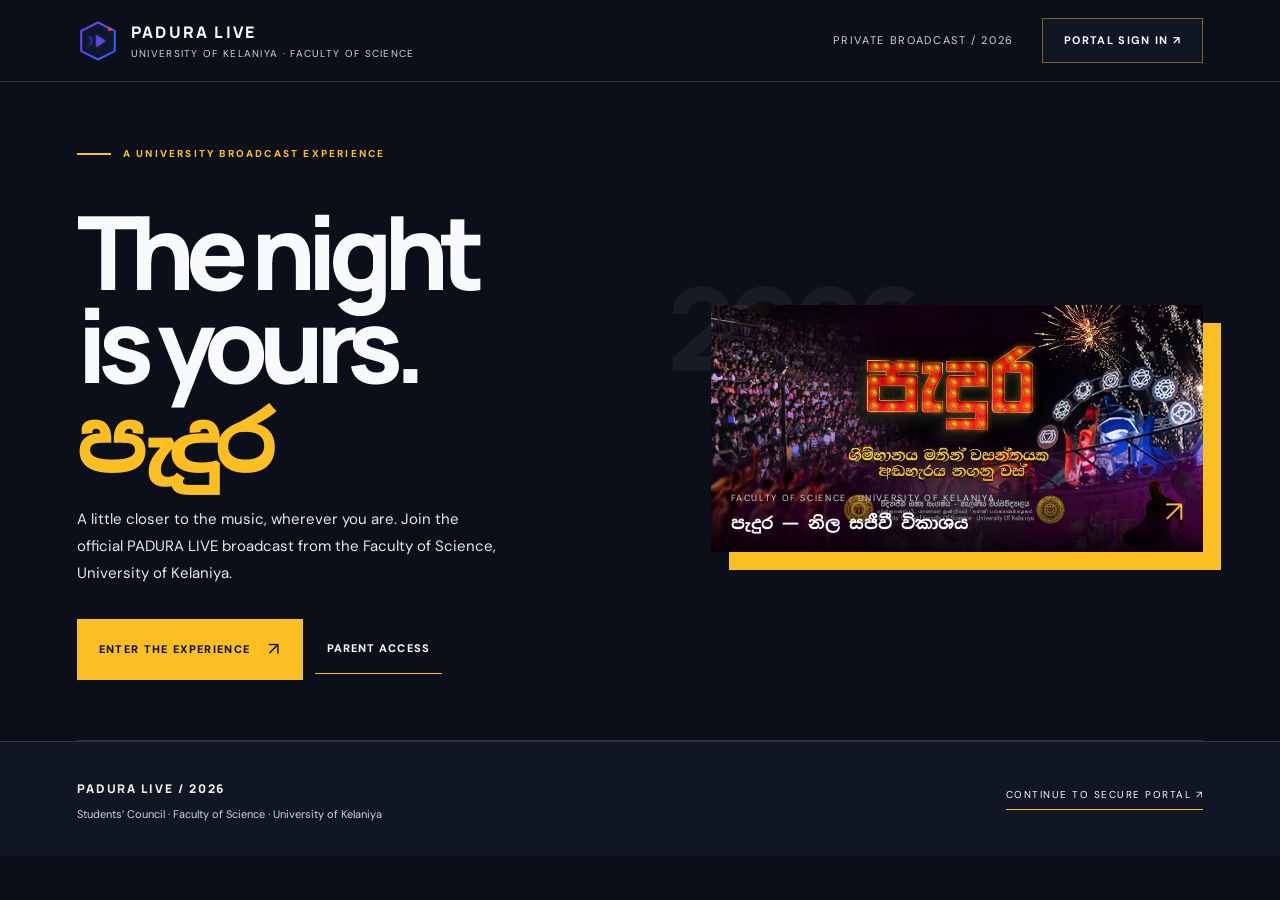
<file: index.html>
<!DOCTYPE html>
<html lang="en">
<head>
  <meta charset="UTF-8"><meta name="viewport" content="width=device-width, initial-scale=1.0">
  <title>PADURA LIVE — The night, in your hands</title>
  <link rel="icon" type="image/svg+xml" href="assets/images/logo.svg">
  <link rel="stylesheet" href="assets/css/style.css">
  <link rel="preconnect" href="https://fonts.googleapis.com"><link rel="preconnect" href="https://fonts.gstatic.com" crossorigin>
  <link href="https://fonts.googleapis.com/css2?family=DM+Sans:wght@400;500;600;700;800&family=Manrope:wght@400;500;600;700;800&family=Noto+Sans+Sinhala:wght@400;500;600;700;800&display=swap" rel="stylesheet">
  <style>
  :root{--paper:#0b0f19;--ink:#F8FAFC;--red:#FBBF24;--muted:#CBD5E1;--line:rgba(255,255,255,.14)}
  *{box-sizing:border-box} body{margin:0;background:var(--paper);color:var(--ink);font-family:'DM Sans',sans-serif;overflow-x:hidden;-webkit-font-smoothing:antialiased;-moz-osx-font-smoothing:grayscale}
  .padura-bg-backdrop,.ambient-glow,.ticker-ribbon{display:none!important}
  .pl-nav{height:82px;padding:0 clamp(22px,6vw,92px);display:flex;align-items:center;justify-content:space-between;border-bottom:1px solid var(--line);position:relative;z-index:2;background:#0b0f19}
  .pl-brand{display:flex;align-items:center;gap:12px;color:var(--ink);text-decoration:none}.pl-brand img{width:42px;height:42px;object-fit:contain;filter:none}.pl-brand strong{display:block;font:800 16px Manrope;letter-spacing:.14em;color:#F8FAFC}.pl-brand small{display:block;color:var(--muted);font-size:10px;letter-spacing:.13em;text-transform:uppercase;margin-top:3px}
  .pl-nav-right{display:flex;align-items:center;gap:28px}.pl-nav-right span{font-size:11px;letter-spacing:.15em;text-transform:uppercase;color:var(--muted)}.pl-login{background:#111624;color:#F8FAFC;border:1px solid rgba(251,191,36,.45);padding:13px 21px;text-decoration:none;font-size:11px;letter-spacing:.12em;text-transform:uppercase;font-weight:700;transition:.2s}.pl-login:hover{background:var(--red);border-color:var(--red);color:#0b0f19}
  .pl-main{max-width:1440px;margin:auto;padding:clamp(26px,5vw,72px) clamp(22px,6vw,92px) 0}.pl-kicker{display:flex;align-items:center;gap:12px;font-size:10px;font-weight:800;letter-spacing:.22em;text-transform:uppercase;color:var(--red)}.pl-kicker:before{content:'';width:34px;height:2px;background:var(--red)}
  .pl-hero{display:grid;grid-template-columns:1.02fr .98fr;gap:clamp(28px,5vw,76px);align-items:center;padding:44px 0 60px}.pl-copy{position:relative;z-index:1}.pl-index{font:600 11px 'DM Sans';letter-spacing:.18em;color:#CBD5E1;margin:0 0 22px}.pl-title{font:800 clamp(58px,8vw,116px)/.91 Manrope,sans-serif;letter-spacing:-.085em;margin:0 0 25px;max-width:680px;color:#F8FAFC}.pl-title em{font-family:'Noto Sans Sinhala',sans-serif;font-style:normal;color:var(--red);letter-spacing:-.08em;display:block;font-size:.83em;margin-top:12px}.pl-desc{font-size:15px;line-height:1.8;color:#E2E8F0;max-width:420px;margin:0 0 32px}.pl-actions{display:flex;gap:12px;align-items:center;flex-wrap:wrap}.pl-primary{display:inline-flex;align-items:center;gap:18px;background:var(--red);color:#0b0f19;padding:17px 22px;text-decoration:none;font-size:11px;font-weight:800;letter-spacing:.12em;text-transform:uppercase;transition:.2s}.pl-primary:hover{background:#FCD34D;color:#0b0f19;transform:translateY(-2px)}.pl-primary b{font-size:18px;font-weight:400}.pl-secondary{color:#F8FAFC;font-size:11px;font-weight:800;letter-spacing:.1em;text-transform:uppercase;text-decoration:none;padding:16px 12px;border-bottom:1px solid var(--red);transition:.2s}.pl-secondary:hover{color:var(--red)}
  .pl-art-wrap{position:relative;padding:0 0 28px 28px}.pl-art-wrap:before{content:'2026';position:absolute;left:-16px;top:-35px;font:800 clamp(65px,9vw,130px)/1 Manrope;color:rgba(255,255,255,.05);letter-spacing:-.09em;z-index:0}.pl-art{position:relative;z-index:1;background:#1b1719;box-shadow:18px 18px 0 var(--red);overflow:hidden}.pl-art img{width:100%;height:auto;display:block;aspect-ratio:1024/512;object-fit:cover;transition:transform .7s cubic-bezier(.2,.8,.2,1)}.pl-art:hover img{transform:scale(1.035)}.pl-art-caption{position:absolute;left:0;bottom:0;width:100%;display:flex;justify-content:space-between;align-items:end;padding:18px 20px;background:linear-gradient(transparent,rgba(0,0,0,.85));color:#fff}.pl-art-caption small{font-size:9px;letter-spacing:.18em;text-transform:uppercase;opacity:.9;color:#E2E8F0}.pl-art-caption strong{display:block;font:700 17px 'Noto Sans Sinhala',sans-serif;margin-top:4px}.pl-art-caption .arrow{font-size:30px;font-weight:300;color:var(--red)}
  .pl-rule{height:1px;background:var(--line)}.pl-strip{display:grid;grid-template-columns:1.1fr 1fr 1fr;gap:24px;padding:24px 0 42px}.pl-meta{display:flex;align-items:center;gap:14px}.pl-meta .num{font:700 11px Manrope;color:var(--red);letter-spacing:.12em}.pl-meta strong{display:block;font-size:12px;letter-spacing:.02em;color:#F8FAFC}.pl-meta small{display:block;font-size:10px;color:var(--muted);margin-top:4px}.pl-bottom{background:#111624;color:#f4f0e9;padding:34px clamp(22px,6vw,92px);margin-top:0;border-top:1px solid var(--line)}.pl-bottom-inner{max-width:1256px;margin:auto;display:flex;justify-content:space-between;gap:25px;align-items:center}.pl-bottom strong{font:800 12px Manrope;letter-spacing:.16em}.pl-bottom p{color:#CBD5E1;font-size:11px;margin:6px 0 0}.pl-bottom a{color:#F8FAFC;text-decoration:none;font-size:10px;letter-spacing:.15em;text-transform:uppercase;border-bottom:1px solid var(--red);padding-bottom:7px;transition:.2s}.pl-bottom a:hover{color:var(--red)}
  @media(max-width:800px){.pl-hero{grid-template-columns:1fr;gap:44px;padding-top:30px}.pl-title{font-size:clamp(56px,15vw,90px)}.pl-art-wrap{margin-left:12px}.pl-strip{grid-template-columns:1fr;gap:17px}.pl-nav-right span{display:none}.pl-bottom-inner{align-items:flex-start;flex-direction:column}.pl-nav{height:70px}}
  @media(prefers-reduced-motion:reduce){*{scroll-behavior:auto!important;transition:none!important}}
  </style>
  <link rel="stylesheet" href="assets/css/night-theme.css">
  <style>
  /* Ensure dark header, gold accents, and high-contrast text take precedence over night-theme.css */
  :root{--paper:#0b0f19!important;--ink:#F8FAFC!important;--red:#FBBF24!important;--muted:#CBD5E1!important;--line:rgba(255,255,255,.14)!important}
  body{background:var(--paper)!important;color:var(--ink)!important}
  .pl-nav{background:#0b0f19!important;border-bottom:1px solid var(--line)!important}
  .pl-brand,.pl-brand strong{color:#F8FAFC!important}
  .pl-brand img{filter:none!important}
  .pl-kicker,.pl-title em,.pl-meta .num,.pl-art-caption .arrow{color:var(--red)!important}
  .pl-kicker:before{background:var(--red)!important}
  .pl-primary{background:var(--red)!important;color:#0b0f19!important;border-color:var(--red)!important}
  .pl-primary:hover{background:#FCD34D!important;color:#0b0f19!important}
  .pl-login{background:#111624!important;border:1px solid rgba(251,191,36,.45)!important;color:#F8FAFC!important}
  .pl-login:hover{background:var(--red)!important;border-color:var(--red)!important;color:#0b0f19!important}
  .pl-art{box-shadow:18px 18px 0 var(--red)!important}
  .pl-secondary{color:#F8FAFC!important;border-bottom:1px solid var(--red)!important}
  .pl-secondary:hover{color:var(--red)!important}
  .pl-index,.pl-brand small,.pl-nav-right span,.pl-meta small,.pl-bottom p{color:var(--muted)!important}
  .pl-desc{color:#E2E8F0!important}
  .pl-title,.pl-meta strong{color:#F8FAFC!important}
  .pl-bottom{background:#111624!important;border-top:1px solid var(--line)!important}
  .pl-bottom a{color:#F8FAFC!important;border-bottom-color:var(--red)!important}
  .pl-bottom a:hover{color:var(--red)!important}
  .pl-art-wrap:before{color:rgba(255,255,255,.05)!important}
  </style>
</head>
<body>
<header class="pl-nav"><a class="pl-brand" href="index.html"><img src="assets/images/logo.svg" alt=""><span><strong>PADURA LIVE</strong><small>University of Kelaniya · Faculty of Science</small></span></a><div class="pl-nav-right"><span>Private broadcast / 2026</span><a class="pl-login" href="login.html">Portal sign in ↗</a></div></header>
<main class="pl-main">
  <div class="pl-kicker">A university broadcast experience</div>
  <section class="pl-hero">
    <div class="pl-copy"><h1 class="pl-title">The night<br>is yours.<em>පැදුර</em></h1><p class="pl-desc">A little closer to the music, wherever you are. Join the official PADURA LIVE broadcast from the Faculty of Science, University of Kelaniya.</p><div class="pl-actions"><a class="pl-primary" href="login.html">Enter the experience <b>↗</b></a><a class="pl-secondary" href="login.html">Parent access</a></div></div>
    <div class="pl-art-wrap"><div class="pl-art"><img src="assets/images/padura-banner.jpg" alt="PADURA university event artwork"><div class="pl-art-caption"><div><small>Faculty of Science · University of Kelaniya</small><strong>පැදුර — නිල සජීවී විකාශය</strong></div><span class="arrow">↗</span></div></div></div>
  </section>
  <div class="pl-rule"></div>
</main>
<footer class="pl-bottom"><div class="pl-bottom-inner"><div><strong>PADURA LIVE / 2026</strong><p>Students’ Council · Faculty of Science · University of Kelaniya</p></div><a href="login.html">Continue to secure portal ↗</a></div></footer>
</body></html>
</file>
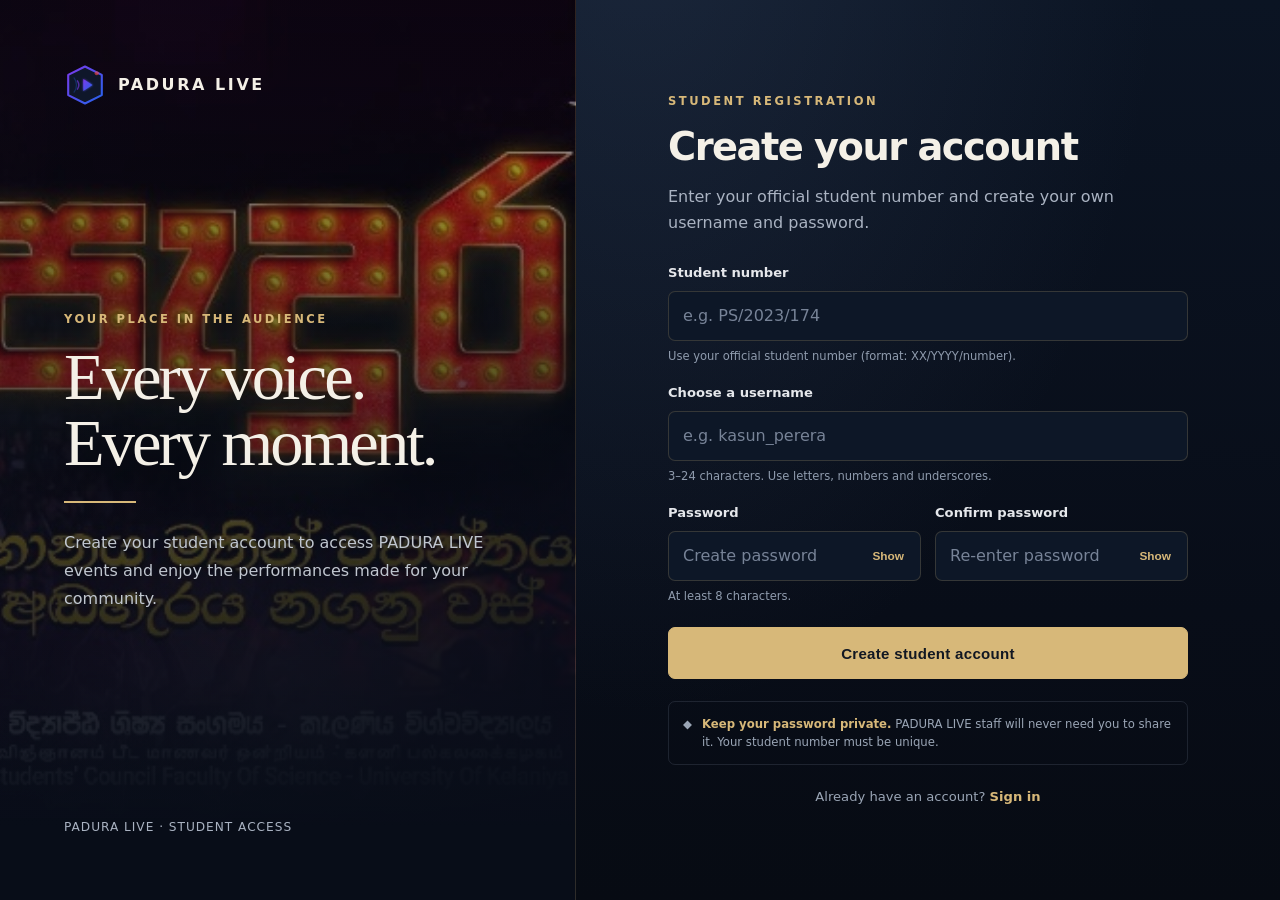
<file: student-register.html>
<!DOCTYPE html>
<html lang="en">
<head>
  <meta charset="UTF-8">
  <meta name="viewport" content="width=device-width, initial-scale=1.0">
  <meta name="theme-color" content="#080D18">
  <title>Student Registration – PADURA LIVE</title>
  <link rel="icon" type="image/svg+xml" href="assets/images/logo.svg">
  <link rel="stylesheet" href="assets/css/style.css">
  <link rel="stylesheet" href="assets/css/night-theme.css">
  <style>
    :root { color-scheme: dark; }
    * { box-sizing: border-box; }
    body { margin:0; min-height:100vh; background:#080D18; color:#F4F0E7; font-family:Inter,system-ui,-apple-system,"Segoe UI",sans-serif; }
    .register-shell { min-height:100vh; display:grid; grid-template-columns:minmax(280px, .9fr) minmax(360px, 1.1fr); }
    .register-aside { position:relative; min-height:100%; padding:clamp(28px,5vw,68px); display:flex; flex-direction:column; justify-content:space-between; overflow:hidden; background:linear-gradient(180deg,rgba(8,13,24,.16),#080D18 92%),url('assets/images/padura-banner.jpg') center/cover; border-right:1px solid rgba(215,184,121,.18); }
    .register-aside:after { content:""; position:absolute; inset:0; background:linear-gradient(135deg,rgba(8,13,24,.32),rgba(8,13,24,.12) 50%,rgba(8,13,24,.88)); pointer-events:none; }
    .aside-top,.aside-copy { position:relative; z-index:1; }
    .brand { display:flex; align-items:center; gap:12px; color:#F4F0E7; text-decoration:none; font-weight:800; letter-spacing:.16em; }
    .brand img { width:42px;height:42px; }
    .eyebrow { color:#D7B879; text-transform:uppercase; letter-spacing:.22em; font-size:.72rem; font-weight:800; }
    .aside-copy h1 { max-width:560px; margin:16px 0; font-family:Georgia,serif; font-weight:500; font-size:clamp(2.8rem,5.2vw,5.5rem); line-height:.98; letter-spacing:-.045em; }
    .aside-copy p { max-width:440px; color:#C0C6CF; line-height:1.75; }
    .aside-rule { width:72px;height:2px;background:#D7B879;margin:26px 0; }
    .aside-foot { color:#AAB3C2; font-size:.76rem; letter-spacing:.08em; position:relative;z-index:1; }
    .register-main { display:flex; align-items:center; justify-content:center; padding:clamp(24px,5vw,64px); }
    .register-card { width:min(100%,520px); }
    .mobile-brand { display:none; }
    .register-heading { margin-bottom:28px; }
    .register-heading h2 { margin:8px 0 8px; font-size:clamp(1.9rem,3vw,2.5rem); letter-spacing:-.04em; }
    .register-heading p { color:#AAB3C2; line-height:1.6; margin:0; }
    .field-grid { display:grid; grid-template-columns:1fr 1fr; gap:18px 14px; }
    .field { min-width:0; }
    .field.full { grid-column:1/-1; }
    .field label { display:block; color:#E5E7EB; font-size:.82rem; font-weight:650; margin:0 0 8px; }
    .field input { width:100%; height:50px; border:1px solid #344155; border-radius:7px; padding:0 14px; background:#101827; color:#F4F0E7; font:inherit; outline:none; transition:border-color .18s,box-shadow .18s; }
    .field input::placeholder { color:#778397; }
    .field input:focus { border-color:#D7B879; box-shadow:0 0 0 3px rgba(215,184,121,.13); }
    .field input[aria-invalid="true"] { border-color:#E17B7B; }
    .field-hint { color:#8F9BAD; font-size:.72rem; margin:7px 0 0; line-height:1.5; }
    .password-wrap { position:relative; }
    .password-wrap input { padding-right:68px; }
    .show-password { position:absolute; right:9px; top:50%; transform:translateY(-50%); border:0; background:transparent; color:#D7B879; font-size:.74rem; font-weight:700; cursor:pointer; padding:8px; }
    .form-error { display:none; margin:16px 0 0; padding:11px 13px; border:1px solid rgba(225,123,123,.35); border-radius:7px; color:#FFC1C1; background:rgba(130,35,45,.16); font-size:.82rem; line-height:1.5; }
    .form-success { display:none; margin:16px 0 0; padding:13px; border:1px solid rgba(119,190,150,.35); border-radius:7px; color:#BCE8CB; background:rgba(30,100,65,.15); font-size:.84rem; line-height:1.55; }
    .submit { width:100%; height:52px; margin-top:22px; border:1px solid #D7B879; border-radius:7px; background:#D7B879; color:#111722; font-size:.94rem; font-weight:800; letter-spacing:.02em; cursor:pointer; transition:filter .2s,transform .2s; }
    .submit:hover { filter:brightness(1.08); transform:translateY(-1px); }
    .submit:disabled { opacity:.62; cursor:wait; transform:none; }
    .register-footer { margin-top:22px; text-align:center; color:#9AA5B5; font-size:.82rem; }
    .register-footer a { color:#D7B879; font-weight:700; text-decoration:none; }
    .security-note { display:flex; gap:10px; align-items:flex-start; margin-top:22px; padding:13px 14px; border:1px solid rgba(148,163,184,.16); border-radius:7px; color:#9AA5B5; font-size:.73rem; line-height:1.55; }
    .security-note strong { color:#D7B879; }
    @media(max-width:800px) { .register-shell{grid-template-columns:1fr}.register-aside{display:none}.register-main{min-height:100vh;padding:28px 20px}.mobile-brand{display:flex;margin-bottom:34px}.register-card{max-width:500px} }
    @media(max-width:480px) { .field-grid{grid-template-columns:1fr;gap:15px}.field.full{grid-column:auto}.register-heading{margin-bottom:22px}.register-main{align-items:flex-start;padding-top:32px} }
  </style>
</head>
<body>
  <main class="register-shell">
    <aside class="register-aside" aria-label="PADURA LIVE introduction">
      <div class="aside-top"><a class="brand" href="index.html"><img src="assets/images/logo.svg" alt=""><span>PADURA LIVE</span></a></div>
      <div class="aside-copy">
        <div class="eyebrow">Your place in the audience</div>
        <h1>Every voice.<br>Every moment.</h1>
        <div class="aside-rule"></div>
        <p>Create your student account to access PADURA LIVE events and enjoy the performances made for your community.</p>
      </div>
      <div class="aside-foot">PADURA LIVE · STUDENT ACCESS</div>
    </aside>

    <section class="register-main">
      <div class="register-card">
        <a class="brand mobile-brand" href="index.html"><img src="assets/images/logo.svg" alt=""><span>PADURA LIVE</span></a>
        <header class="register-heading">
          <div class="eyebrow">Student registration</div>
          <h2>Create your account</h2>
          <p>Enter your official student number and create your own username and password.</p>
        </header>

        <form id="student-register-form" novalidate>
          <div class="field-grid">
            <div class="field full">
              <label for="student-number">Student number</label>
              <input id="student-number" name="studentNumber" type="text" placeholder="e.g. PS/2023/174" autocomplete="off" autocapitalize="characters" maxlength="30" required>
              <p class="field-hint">Use your official student number (format: XX/YYYY/number).</p>
            </div>
            <div class="field full">
              <label for="username">Choose a username</label>
              <input id="username" name="username" type="text" placeholder="e.g. kasun_perera" autocomplete="username" minlength="3" maxlength="24" pattern="[A-Za-z0-9_]{3,24}" required>
              <p class="field-hint">3–24 characters. Use letters, numbers and underscores.</p>
            </div>
            <div class="field">
              <label for="password">Password</label>
              <div class="password-wrap"><input id="password" name="password" type="password" placeholder="Create password" autocomplete="new-password" minlength="8" required><button class="show-password" type="button" data-target="password">Show</button></div>
              <p class="field-hint">At least 8 characters.</p>
            </div>
            <div class="field">
              <label for="confirm-password">Confirm password</label>
              <div class="password-wrap"><input id="confirm-password" name="confirmPassword" type="password" placeholder="Re-enter password" autocomplete="new-password" minlength="8" required><button class="show-password" type="button" data-target="confirm-password">Show</button></div>
            </div>
          </div>
          <div id="register-error" class="form-error" role="alert"></div>
          <div id="register-success" class="form-success" role="status"></div>
          <button class="submit" id="register-submit" type="submit">Create student account</button>
        </form>

        <div class="security-note"><span aria-hidden="true">◆</span><span><strong>Keep your password private.</strong> PADURA LIVE staff will never need you to share it. Your student number must be unique.</span></div>
        <div class="register-footer">Already have an account? <a href="login.html">Sign in</a></div>
      </div>
    </section>
  </main>

  <script src="assets/js/config.js"></script>
  <script>
    const form = document.getElementById('student-register-form');
    const submitButton = document.getElementById('register-submit');
    const errorBox = document.getElementById('register-error');
    const successBox = document.getElementById('register-success');

    document.querySelectorAll('.show-password').forEach((button) => {
      button.addEventListener('click', () => {
        const input = document.getElementById(button.dataset.target);
        const reveal = input.type === 'password';
        input.type = reveal ? 'text' : 'password';
        button.textContent = reveal ? 'Hide' : 'Show';
      });
    });

    function showError(message) {
      errorBox.textContent = message;
      errorBox.style.display = 'block';
      successBox.style.display = 'none';
    }

    form.addEventListener('submit', async (event) => {
      event.preventDefault();
      errorBox.style.display = 'none';
      successBox.style.display = 'none';

      const studentNumber = document.getElementById('student-number').value.trim().toUpperCase();
      const username = document.getElementById('username').value.trim().toLowerCase();
      const password = document.getElementById('password').value;
      const confirmPassword = document.getElementById('confirm-password').value;

      if (!/^[A-Z]{2}\/[0-9]{4}\/[0-9]+$/.test(studentNumber)) return showError('Enter a valid student number, for example PS/2023/174.');
      if (!/^[a-z0-9_]{3,24}$/.test(username)) return showError('Username must be 3–24 characters and use only letters, numbers and underscores.');
      if (password.length < 8) return showError('Your password must contain at least 8 characters.');
      if (password !== confirmPassword) return showError('The passwords do not match. Please check and try again.');

      submitButton.disabled = true;
      submitButton.textContent = 'Creating your account…';
      try {
        const endpoint = `${window.PADURA_CONFIG.SUPABASE_URL}/functions/v1/register-student`;
        const response = await fetch(endpoint, {
          method: 'POST',
          headers: {
            'Content-Type': 'application/json',
            'apikey': window.PADURA_CONFIG.SUPABASE_ANON_KEY,
            'Authorization': `Bearer ${window.PADURA_CONFIG.SUPABASE_ANON_KEY}`
          },
          body: JSON.stringify({ studentNumber, username, password })
        });
        const result = await response.json().catch(() => ({}));
        if (!response.ok) throw new Error(result.error || 'Registration could not be completed. Please try again.');

        successBox.textContent = 'Your student account has been created. You can now sign in using your username and password.';
        successBox.style.display = 'block';
        form.reset();
        submitButton.textContent = 'Account created';
        setTimeout(() => { window.location.href = 'login.html'; }, 2200);
      } catch (error) {
        showError(error.message || 'Registration failed. Please try again.');
        submitButton.disabled = false;
        submitButton.textContent = 'Create student account';
      }
    });
  </script>
</body>
</html>
</file>
<file: assets/css/style.css>
/* ==============================================================================
   PADURA LIVE - GLOBAL STYLESHEET
   Design System: Colorful, Festive Padura Concert Night Atmosphere
   Palette: Rich Midnight Navy, Marquee Amber Gold, Radiant Magenta, Neon Cyan, Stage Violet
   ============================================================================== */

@import url('https://fonts.googleapis.com/css2?family=Plus+Jakarta+Sans:wght@300;400;500;600;700;800;900&family=JetBrains+Mono:wght@400;500;700&display=swap');

:root {
  --bg-main: #070B14;
  --bg-surface: rgba(17, 24, 39, 0.82);
  --bg-card: rgba(30, 41, 59, 0.78);
  --bg-card-hover: rgba(38, 53, 77, 0.88);
  --bg-input: rgba(15, 23, 42, 0.85);
  
  /* Primary & Festival Colors */
  --primary: #9333EA;
  --primary-hover: #7E22CE;
  --primary-glow: rgba(147, 51, 234, 0.45);
  
  --secondary: #2563EB;
  --secondary-hover: #1D4ED8;
  --secondary-glow: rgba(37, 99, 235, 0.4);

  --accent-gold: #F59E0B;
  --gold-glow: rgba(245, 158, 11, 0.45);

  --accent-magenta: #EC4899;
  --magenta-glow: rgba(236, 72, 153, 0.45);

  --accent-cyan: #06B6D4;
  --cyan-glow: rgba(6, 182, 212, 0.4);
  
  /* Colorful Dynamic Gradients */
  --accent-gradient: linear-gradient(135deg, #A855F7 0%, #EC4899 50%, #3B82F6 100%);
  --accent-gradient-hover: linear-gradient(135deg, #C084FC 0%, #F472B6 50%, #60A5FA 100%);
  --gold-gradient: linear-gradient(135deg, #F59E0B 0%, #EF4444 100%);
  --marquee-gradient: linear-gradient(135deg, #FF5E36 0%, #FFAE00 50%, #FF1361 100%);
  --stage-gradient: linear-gradient(135deg, #8B5CF6 0%, #EC4899 50%, #F59E0B 100%);
  
  --live-red: #EF4444;
  --live-glow: rgba(239, 68, 68, 0.6);
  --success: #10B981;
  --warning: #F59E0B;
  --info: #06B6D4;
  
  --text-main: #F8FAFC;
  --text-muted: #CBD5E1;
  --text-dim: #94A3B8;
  
  --border-subtle: rgba(255, 255, 255, 0.12);
  --border-focus: rgba(168, 85, 247, 0.7);
  --border-glow: 0 0 15px rgba(217, 70, 239, 0.35);
  
  --radius-sm: 8px;
  --radius-md: 12px;
  --radius-lg: 18px;
  --radius-full: 9999px;
  
  --shadow-sm: 0 4px 12px rgba(0, 0, 0, 0.35);
  --shadow-md: 0 10px 30px rgba(0, 0, 0, 0.55);
  --shadow-lg: 0 20px 50px rgba(0, 0, 0, 0.75);
  --shadow-glow: 0 0 30px var(--primary-glow);
  
  --font-main: 'Plus Jakarta Sans', -apple-system, BlinkMacSystemFont, 'Segoe UI', Roboto, sans-serif;
  --font-mono: 'JetBrains Mono', monospace;
  --transition: all 0.25s cubic-bezier(0.16, 1, 0.3, 1);
}

*, *::before, *::after {
  box-sizing: border-box;
  margin: 0;
  padding: 0;
}

body {
  font-family: var(--font-main);
  background-color: var(--bg-main);
  color: var(--text-main);
  min-height: 100vh;
  line-height: 1.5;
  -webkit-font-smoothing: antialiased;
  -moz-osx-font-smoothing: grayscale;
  overflow-x: hidden;
  position: relative;
}

/* ==============================================================================
   PADURA FESTIVAL BACKGROUND LAYER (Featuring Uploaded Photo)
   ============================================================================== */
.padura-bg-backdrop {
  position: fixed;
  inset: 0;
  width: 100%;
  height: 100%;
  background-image: 
    linear-gradient(180deg, 
      rgba(7, 11, 20, 0.75) 0%, 
      rgba(13, 11, 28, 0.85) 45%, 
      rgba(7, 11, 20, 0.95) 100%
    ),
    radial-gradient(circle at 50% 12%, rgba(236, 72, 153, 0.22), transparent 55%),
    radial-gradient(circle at 85% 20%, rgba(245, 158, 11, 0.2), transparent 50%),
    radial-gradient(circle at 15% 35%, rgba(59, 130, 246, 0.22), transparent 55%),
    url('../images/padura-banner.jpg');
  background-size: cover;
  background-position: center top;
  background-repeat: no-repeat;
  background-attachment: fixed;
  z-index: -2;
  pointer-events: none;
  filter: saturate(1.2) contrast(1.08);
}

/* Colorful Animated Stage Lights Glow */
.ambient-glow {
  position: fixed;
  top: 0;
  left: 50%;
  transform: translateX(-50%);
  width: 1200px;
  height: 600px;
  background: 
    radial-gradient(circle at 35% 25%, rgba(236, 72, 153, 0.18), transparent 50%),
    radial-gradient(circle at 65% 20%, rgba(245, 158, 11, 0.16), transparent 50%),
    radial-gradient(circle at 50% 50%, rgba(139, 92, 246, 0.18), transparent 60%);
  pointer-events: none;
  z-index: -1;
  animation: ambient-drift 8s ease-in-out infinite alternate;
}

@keyframes ambient-drift {
  0% { transform: translateX(-50%) scale(1); opacity: 0.85; }
  100% { transform: translateX(-50%) scale(1.08); opacity: 1; }
}

/* Typography */
h1, h2, h3, h4, h5, h6 {
  font-weight: 700;
  color: var(--text-main);
  letter-spacing: -0.02em;
}

.text-gradient-gold {
  background: var(--gold-gradient);
  -webkit-background-clip: text;
  -webkit-text-fill-color: transparent;
}

.text-gradient-festival {
  background: var(--stage-gradient);
  -webkit-background-clip: text;
  -webkit-text-fill-color: transparent;
}

p {
  color: var(--text-muted);
}

a {
  color: #C084FC;
  text-decoration: none;
  transition: var(--transition);
}

a:hover {
  color: #F472B6;
}

a:hover {
  color: #A78BFA;
}

/* Buttons */
.btn {
  display: inline-flex;
  align-items: center;
  justify-content: center;
  gap: 0.5rem;
  padding: 0.7rem 1.4rem;
  font-size: 0.875rem;
  font-weight: 700;
  border-radius: var(--radius-md);
  border: 1px solid transparent;
  cursor: pointer;
  transition: var(--transition);
  text-decoration: none;
  white-space: nowrap;
  user-select: none;
  letter-spacing: 0.01em;
}

.btn:active {
  transform: scale(0.97);
}

.btn-primary {
  background: var(--accent-gradient);
  color: #FFFFFF;
  box-shadow: 0 4px 20px rgba(168, 85, 247, 0.4), 0 0 15px rgba(236, 72, 153, 0.3);
  border: 1px solid rgba(255, 255, 255, 0.18);
}

.btn-primary:hover {
  background: var(--accent-gradient-hover);
  box-shadow: 0 6px 25px rgba(236, 72, 153, 0.5), 0 0 20px rgba(168, 85, 247, 0.4);
  transform: translateY(-1px);
}

.btn-gold {
  background: var(--gold-gradient);
  color: #FFFFFF;
  box-shadow: 0 4px 20px var(--gold-glow);
  border: 1px solid rgba(255, 255, 255, 0.2);
}

.btn-gold:hover {
  box-shadow: 0 6px 25px rgba(245, 158, 11, 0.6);
  transform: translateY(-1px);
}

.btn-secondary {
  background: rgba(255, 255, 255, 0.08);
  color: var(--text-main);
  border: 1px solid rgba(255, 255, 255, 0.16);
  backdrop-filter: blur(8px);
}

.btn-secondary:hover {
  background: rgba(255, 255, 255, 0.15);
  border-color: rgba(236, 72, 153, 0.4);
  box-shadow: 0 0 15px rgba(236, 72, 153, 0.2);
}

.btn-danger {
  background: rgba(239, 68, 68, 0.2);
  color: #FCA5A5;
  border-color: rgba(239, 68, 68, 0.4);
}

.btn-danger:hover {
  background: var(--live-red);
  color: #FFFFFF;
  box-shadow: 0 0 20px var(--live-glow);
}

.btn-sm {
  padding: 0.45rem 0.85rem;
  font-size: 0.775rem;
  border-radius: var(--radius-sm);
}

.btn-lg {
  padding: 0.95rem 2rem;
  font-size: 1.05rem;
  border-radius: var(--radius-lg);
}

.btn-icon {
  padding: 0.6rem;
  border-radius: var(--radius-md);
}

/* Form Controls */
.form-group {
  margin-bottom: 1.25rem;
  text-align: left;
}

.form-label {
  display: block;
  font-size: 0.825rem;
  font-weight: 600;
  color: var(--text-main);
  margin-bottom: 0.45rem;
  letter-spacing: 0.01em;
}

.form-label .required {
  color: var(--live-red);
}

.form-input, .form-select, .form-textarea {
  width: 100%;
  padding: 0.75rem 1rem;
  font-family: var(--font-main);
  font-size: 0.9rem;
  background-color: var(--bg-input);
  border: 1px solid var(--border-subtle);
  border-radius: var(--radius-md);
  color: var(--text-main);
  outline: none;
  transition: var(--transition);
}

.form-input:focus, .form-select:focus, .form-textarea:focus {
  border-color: var(--border-focus);
  box-shadow: 0 0 0 3px var(--primary-glow);
  background-color: #131E33;
}

.form-input::placeholder {
  color: var(--text-dim);
}

.form-textarea {
  resize: vertical;
  min-height: 90px;
}

.input-with-icon {
  position: relative;
}

.input-with-icon .input-icon {
  position: absolute;
  left: 1rem;
  top: 50%;
  transform: translateY(-50%);
  color: var(--text-dim);
  pointer-events: none;
}

.input-with-icon input {
  padding-left: 2.75rem;
}

.input-with-icon .toggle-pw {
  position: absolute;
  right: 1rem;
  top: 50%;
  transform: translateY(-50%);
  background: none;
  border: none;
  color: var(--text-dim);
  cursor: pointer;
  padding: 0.25rem;
}

.input-with-icon .toggle-pw:hover {
  color: var(--text-main);
}

/* Badges */
.badge {
  display: inline-flex;
  align-items: center;
  gap: 0.35rem;
  padding: 0.25rem 0.65rem;
  font-size: 0.725rem;
  font-weight: 700;
  text-transform: uppercase;
  letter-spacing: 0.04em;
  border-radius: var(--radius-full);
}

.badge-live {
  background: rgba(239, 68, 68, 0.2);
  color: #F87171;
  border: 1px solid rgba(239, 68, 68, 0.4);
}

.badge-live .pulse-dot {
  width: 7px;
  height: 7px;
  background-color: var(--live-red);
  border-radius: 50%;
  animation: pulse-animation 1.5s infinite;
}

@keyframes pulse-animation {
  0% { transform: scale(0.95); box-shadow: 0 0 0 0 rgba(239, 68, 68, 0.7); }
  70% { transform: scale(1); box-shadow: 0 0 0 6px rgba(239, 68, 68, 0); }
  100% { transform: scale(0.95); box-shadow: 0 0 0 0 rgba(239, 68, 68, 0); }
}

.badge-upcoming {
  background: rgba(59, 130, 246, 0.15);
  color: #60A5FA;
  border: 1px solid rgba(59, 130, 246, 0.3);
}

.badge-ended {
  background: rgba(148, 163, 184, 0.15);
  color: #94A3B8;
  border: 1px solid rgba(148, 163, 184, 0.3);
}

.badge-active {
  background: rgba(16, 185, 129, 0.15);
  color: #34D399;
  border: 1px solid rgba(16, 185, 129, 0.3);
}

.badge-inactive {
  background: rgba(239, 68, 68, 0.15);
  color: #F87171;
  border: 1px solid rgba(239, 68, 68, 0.3);
}

/* Modals */
.modal-backdrop {
  position: fixed;
  inset: 0;
  background: rgba(11, 17, 32, 0.85);
  backdrop-filter: blur(8px);
  display: flex;
  align-items: center;
  justify-content: center;
  z-index: 1000;
  padding: 1.5rem;
  opacity: 0;
  pointer-events: none;
  transition: opacity 0.25s ease;
}

.modal-backdrop.open {
  opacity: 1;
  pointer-events: auto;
}

.modal-content {
  background: var(--bg-surface);
  border: 1px solid var(--border-subtle);
  border-radius: var(--radius-lg);
  width: 100%;
  max-width: 600px;
  max-height: 90vh;
  overflow-y: auto;
  box-shadow: var(--shadow-lg);
  transform: translateY(20px) scale(0.98);
  transition: transform 0.25s ease;
}

.modal-backdrop.open .modal-content {
  transform: translateY(0) scale(1);
}

.modal-header {
  padding: 1.25rem 1.5rem;
  border-bottom: 1px solid var(--border-subtle);
  display: flex;
  align-items: center;
  justify-content: space-between;
}

.modal-header h3 {
  font-size: 1.15rem;
}

.modal-close {
  background: none;
  border: none;
  color: var(--text-dim);
  cursor: pointer;
  padding: 0.35rem;
  border-radius: var(--radius-sm);
  display: flex;
  align-items: center;
  justify-content: center;
}

.modal-close:hover {
  color: var(--text-main);
  background: rgba(255, 255, 255, 0.05);
}

.modal-body {
  padding: 1.5rem;
}

.modal-footer {
  padding: 1rem 1.5rem;
  border-top: 1px solid var(--border-subtle);
  display: flex;
  align-items: center;
  justify-content: flex-end;
  gap: 0.75rem;
  background: rgba(0, 0, 0, 0.15);
}

/* Toast System */
#toast-container {
  position: fixed;
  bottom: 1.5rem;
  right: 1.5rem;
  z-index: 9999;
  display: flex;
  flex-direction: column;
  gap: 0.75rem;
  pointer-events: none;
}

.toast {
  pointer-events: auto;
  min-width: 300px;
  max-width: 420px;
  padding: 0.9rem 1.2rem;
  background: var(--bg-surface);
  border: 1px solid var(--border-subtle);
  border-radius: var(--radius-md);
  box-shadow: var(--shadow-lg);
  display: flex;
  align-items: flex-start;
  gap: 0.75rem;
  color: var(--text-main);
  font-size: 0.875rem;
  animation: slide-in 0.3s cubic-bezier(0.16, 1, 0.3, 1) forwards;
}

@keyframes slide-in {
  from { transform: translateX(100%); opacity: 0; }
  to { transform: translateX(0); opacity: 1; }
}

.toast.toast-success { border-left: 4px solid var(--success); }
.toast.toast-error { border-left: 4px solid var(--live-red); }
.toast.toast-warning { border-left: 4px solid var(--warning); }
.toast.toast-info { border-left: 4px solid var(--info); }

/* Navigation & Header */
.top-nav {
  position: sticky;
  top: 0;
  z-index: 100;
  background: rgba(7, 11, 20, 0.82);
  backdrop-filter: blur(16px);
  -webkit-backdrop-filter: blur(16px);
  border-bottom: 1px solid rgba(255, 255, 255, 0.12);
  height: 72px;
  display: flex;
  align-items: center;
  justify-content: space-between;
  padding: 0 2rem;
  box-shadow: 0 4px 25px rgba(0, 0, 0, 0.5);
}

.brand-wrapper {
  display: flex;
  align-items: center;
  gap: 0.9rem;
  text-decoration: none;
}

.brand-logo-img {
  width: 40px;
  height: 40px;
  filter: drop-shadow(0 0 10px rgba(236, 72, 153, 0.4));
  transition: var(--transition);
}

.brand-wrapper:hover .brand-logo-img {
  transform: scale(1.06);
  filter: drop-shadow(0 0 16px rgba(245, 158, 11, 0.6));
}

.brand-name {
  font-size: 1.35rem;
  font-weight: 900;
  letter-spacing: 0.03em;
  background: var(--marquee-gradient);
  -webkit-background-clip: text;
  -webkit-text-fill-color: transparent;
  filter: drop-shadow(0 2px 8px rgba(239, 68, 68, 0.3));
}

.brand-tagline {
  font-size: 0.7rem;
  color: #CBD5E1;
  text-transform: uppercase;
  letter-spacing: 0.09em;
  margin-top: -2px;
  font-weight: 600;
}

/* User pill */
.user-menu {
  display: flex;
  align-items: center;
  gap: 1rem;
}

.user-badge {
  display: flex;
  align-items: center;
  gap: 0.75rem;
  padding: 0.45rem 1rem;
  background: rgba(255, 255, 255, 0.06);
  border: 1px solid rgba(255, 255, 255, 0.14);
  border-radius: var(--radius-full);
  backdrop-filter: blur(8px);
}

.user-avatar {
  width: 28px;
  height: 28px;
  border-radius: 50%;
  background: var(--accent-gradient);
  display: flex;
  align-items: center;
  justify-content: center;
  font-size: 0.75rem;
  font-weight: 700;
  color: #FFF;
}

.user-info-text {
  text-align: left;
}

.user-name {
  font-size: 0.825rem;
  font-weight: 600;
  line-height: 1.2;
}

.user-meta {
  font-size: 0.7rem;
  color: var(--text-dim);
  font-family: var(--font-mono);
}

/* Utility Helpers */
.hidden { display: none !important; }
.text-center { text-align: center; }
.text-right { text-align: right; }
.truncate { overflow: hidden; text-overflow: ellipsis; white-space: nowrap; }
.mono { font-family: var(--font-mono); }
</file>
<file: assets/css/night-theme.css>
/* PADURA LIVE — MIDNIGHT GALA colour system */
:root {
  color-scheme: dark;
  --bg-main: #080D18;
  --bg-surface: #101827;
  --bg-card: #131E30;
  --bg-card-hover: #1A2940;
  --bg-input: #0D1625;
  --primary: #C5A46D;
  --primary-hover: #D9BD8C;
  --primary-glow: rgba(197,164,109,.22);
  --secondary: #26364D;
  --secondary-hover: #344963;
  --accent-gold: #D7B879;
  --gold-glow: rgba(215,184,121,.22);
  --accent-magenta: #8E5264;
  --accent-cyan: #7895A8;
  --accent-gradient: linear-gradient(135deg,#D8BD89 0%,#A9844F 100%);
  --accent-gradient-hover: linear-gradient(135deg,#E8D2A7 0%,#C19A60 100%);
  --gold-gradient: linear-gradient(135deg,#E0C894 0%,#A9844F 100%);
  --marquee-gradient: linear-gradient(135deg,#D8BD89 0%,#A9844F 100%);
  --stage-gradient: linear-gradient(135deg,#D8BD89 0%,#9B7850 100%);
  --live-red: #D45C61;
  --success: #78A68D;
  --warning: #D7B879;
  --info: #83A9BE;
  --text-main: #F4F0E7;
  --text-muted: #C0C6CF;
  --text-dim: #8793A3;
  --border-subtle: rgba(224,211,184,.14);
  --border-focus: rgba(215,184,121,.65);
  --border-glow: 0 0 18px rgba(215,184,121,.16);
  --radius-sm: 4px;
  --radius-md: 7px;
  --radius-lg: 10px;
  --shadow-sm: 0 5px 16px rgba(0,0,0,.22);
  --shadow-md: 0 14px 34px rgba(0,0,0,.34);
  --shadow-lg: 0 24px 60px rgba(0,0,0,.48);
  --shadow-glow: 0 0 24px rgba(215,184,121,.14);
}
html, body { background:#080D18 !important; color:#F4F0E7 !important; }
body { background-image: radial-gradient(ellipse at 50% -15%,rgba(57,75,105,.34),transparent 58%), linear-gradient(180deg,#0B1423 0%,#080D18 68%,#070B13 100%) !important; }
p { color:#C0C6CF; }
a { color:#D7B879; }
a:hover { color:#F0DDB5; }
.padura-bg-backdrop {
  display:block !important;
  background-image: linear-gradient(180deg,rgba(7,12,22,.72) 0%,rgba(8,13,24,.86) 55%,#080D18 100%),url('../images/padura-banner.jpg') !important;
  background-size:cover !important; background-position:center 28% !important;
  filter:saturate(.72) contrast(1.06) !important;
}
.ambient-glow {
  display:block !important; width:1000px; height:500px;
  background:radial-gradient(ellipse at 50% 10%,rgba(215,184,121,.12),transparent 58%),radial-gradient(ellipse at 78% 20%,rgba(90,112,151,.13),transparent 52%) !important;
  animation:none !important;
}
/* Brand and navigation */
.top-nav { background:rgba(8,13,24,.91) !important; border-bottom:1px solid rgba(215,184,121,.19) !important; box-shadow:0 8px 28px rgba(0,0,0,.22) !important; backdrop-filter:blur(18px) !important; }
.brand-name { background:var(--gold-gradient) !important; -webkit-background-clip:text !important; color:transparent !important; -webkit-text-fill-color:transparent !important; filter:none !important; }
.brand-tagline { color:#AEB7C3 !important; }
.brand-logo-img { filter:none !important; }
/* Buttons, tabs and links */
.btn { border-radius:5px !important; }
.btn-primary,.btn-gold { background:var(--accent-gradient) !important; color:#17130D !important; border:1px solid rgba(238,218,174,.45) !important; box-shadow:0 5px 18px rgba(169,132,79,.18) !important; }
.btn-primary:hover,.btn-gold:hover { background:var(--accent-gradient-hover) !important; color:#100E0A !important; }
.btn-secondary { background:rgba(255,255,255,.045) !important; color:#E8E3D8 !important; border:1px solid rgba(215,184,121,.28) !important; }
.btn-secondary:hover { background:rgba(215,184,121,.12) !important; border-color:rgba(215,184,121,.55) !important; color:#F4E7C9 !important; }
.nav-item { color:#B7C0CC !important; }
.nav-item:hover { background:rgba(215,184,121,.08) !important; color:#F4F0E7 !important; }
.nav-item:hover svg { color:#D7B879 !important; }
.nav-item.active { background:linear-gradient(100deg,rgba(215,184,121,.2),rgba(215,184,121,.07)) !important; color:#EAD6AC !important; border:1px solid rgba(215,184,121,.28) !important; box-shadow:none !important; }
.nav-item.active svg { color:#D7B879 !important; }
/* Content surfaces */
.admin-sidebar { background:#0B1422 !important; border-right:1px solid rgba(215,184,121,.15) !important; }
.dashboard-layout { background:transparent !important; }
.dashboard-main,.portal-container { color:#F4F0E7 !important; }
.dashboard-title h2 { color:#F4F0E7 !important; background:none !important; -webkit-text-fill-color:initial !important; }
.dashboard-title p { color:#AEB7C3 !important; }
.stat-card,.card,.welcome-banner,.child-selector-bar {
  background:linear-gradient(145deg,rgba(22,34,52,.96),rgba(13,22,36,.97)) !important;
  color:#F4F0E7 !important; border:1px solid rgba(215,184,121,.15) !important;
  border-radius:8px !important; box-shadow:0 12px 32px rgba(0,0,0,.2) !important;
}
.stat-card::before { background:linear-gradient(90deg,#A9844F,#DCC38F) !important; }
.stat-card:hover,.card:hover { border-color:rgba(215,184,121,.38) !important; box-shadow:0 15px 36px rgba(0,0,0,.3) !important; }
.stat-label,.data-table th { color:#C8B995 !important; }
.stat-value,.data-table td { color:#F4F0E7 !important; }
.stat-subtext { color:#929EAD !important; }
.stat-icon { background:rgba(215,184,121,.12) !important; color:#D7B879 !important; border:1px solid rgba(215,184,121,.22) !important; }
.welcome-banner { background:linear-gradient(110deg,#17263B,#101827 72%) !important; }
.welcome-banner h1,.welcome-banner h2,.welcome-banner h3 { color:#F5EBD7 !important; }
.welcome-banner p { color:#C0C6CF !important; }
.card-header { border-bottom:1px solid rgba(215,184,121,.15) !important; }
.data-table th { background:#172337 !important; }
.data-table td { background:transparent !important; }
.data-table tr:hover td { background:rgba(215,184,121,.055) !important; }
.form-input,.form-select,input,select,textarea { background:#0D1727 !important; color:#F4F0E7 !important; border:1px solid rgba(215,184,121,.2) !important; }
.form-input:focus,.form-select:focus,input:focus,select:focus,textarea:focus { border-color:#C5A46D !important; box-shadow:0 0 0 3px rgba(197,164,109,.12) !important; }
.meta-pill { background:rgba(215,184,121,.09) !important; border:1px solid rgba(215,184,121,.2) !important; color:#E4D2AD !important; }
.badge-active { background:rgba(120,166,141,.14) !important; color:#A9D1B9 !important; border:1px solid rgba(120,166,141,.28) !important; }
/* Streaming player */
.video-player-wrapper { border:1px solid rgba(215,184,121,.28) !important; border-radius:8px !important; box-shadow:0 22px 55px rgba(0,0,0,.48),0 0 28px rgba(215,184,121,.08) !important; }
.video-player-wrapper:hover { border-color:rgba(215,184,121,.55) !important; box-shadow:0 26px 65px rgba(0,0,0,.55),0 0 30px rgba(215,184,121,.13) !important; }
.center-play-overlay { background:var(--gold-gradient) !important; color:#15120C !important; box-shadow:0 0 28px rgba(215,184,121,.28) !important; border:1px solid rgba(255,255,255,.42) !important; }
.player-title-bar { background:linear-gradient(180deg,rgba(7,12,22,.92),transparent) !important; }
.player-watermark { background:rgba(8,13,24,.62) !important; border-color:rgba(215,184,121,.2) !important; }
/* Login and miscellaneous components */
.login-container,.login-card,.auth-card { background:rgba(16,24,39,.96) !important; color:#F4F0E7 !important; border-color:rgba(215,184,121,.2) !important; }
hr,.divider { border-color:rgba(215,184,121,.15) !important; }
::selection { background:rgba(215,184,121,.35); color:#fff; }
</file>
